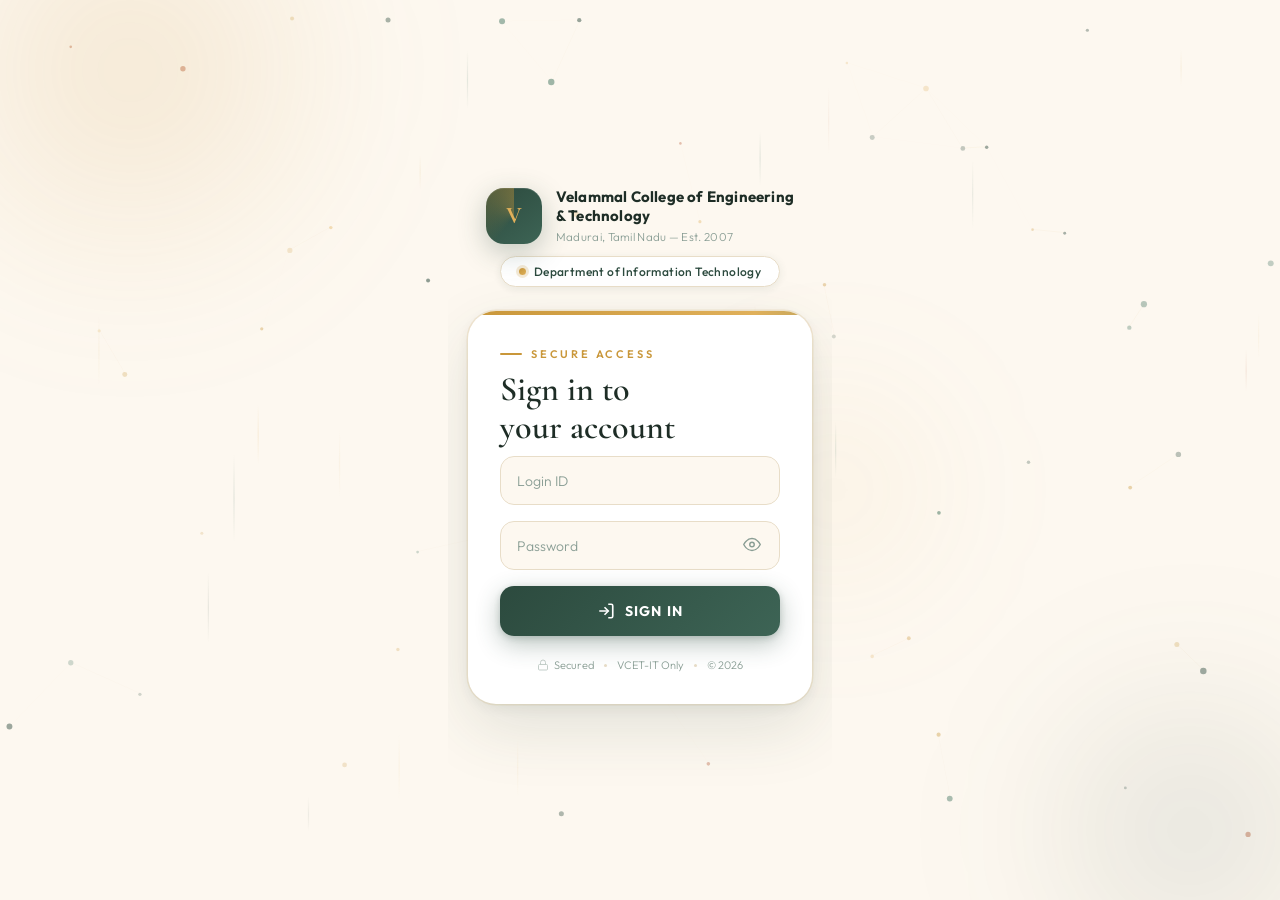
<file: index.html>
<!DOCTYPE html>
<html lang="en">
<head>
<meta charset="UTF-8">
<meta name="viewport" content="width=device-width, initial-scale=1.0, maximum-scale=1.0">
<title>VCET-IT | Leave &amp; OD Portal</title>
<link rel="preconnect" href="https://fonts.googleapis.com">
<link href="https://fonts.googleapis.com/css2?family=Cormorant+Garamond:ital,wght@0,500;0,600;0,700;1,600&family=Outfit:wght@300;400;500;600;700&display=swap" rel="stylesheet">
<style>
*, *::before, *::after { margin: 0; padding: 0; box-sizing: border-box; }

:root {
  --cream:      #fdf8f0;
  --cream-mid:  #f5eedf;
  --cream-dark: #e8ddc8;
  --forest:     #2c4a3e;
  --forest-mid: #3d6455;
  --forest-lt:  #4f7d6a;
  --gold:       #c9973a;
  --gold-lt:    #e0b05a;
  --gold-pale:  #f5e4c0;
  --ink:        #1e2d26;
  --ink-mid:    #4a5e55;
  --ink-faint:  #8a9e95;
  --white:      #ffffff;
  --danger:     #b85c38;
}

html, body {
  min-height: 100vh;
  font-family: 'Outfit', sans-serif;
  background: var(--cream);
  color: var(--ink);
  overflow-x: hidden;
  display: flex;
  align-items: center;
  justify-content: center;
}

#pCanvas {
  position: fixed; inset: 0; z-index: 0; pointer-events: none;
}

.orbs { position: fixed; inset: 0; z-index: 0; pointer-events: none; overflow: hidden; }
.orb {
  position: absolute; border-radius: 50%; filter: blur(70px);
  animation: orbDrift 14s ease-in-out infinite;
}
.o1 { width: 500px; height: 500px; top: -180px; left: -120px; background: radial-gradient(circle, rgba(201,151,58,0.18), transparent 70%); animation-duration: 16s; }
.o2 { width: 380px; height: 380px; bottom: -120px; right: -100px; background: radial-gradient(circle, rgba(44,74,62,0.14), transparent 70%); animation-duration: 13s; animation-delay: -5s; }
.o3 { width: 260px; height: 260px; top: 40%; left: 55%; background: radial-gradient(circle, rgba(224,176,90,0.12), transparent 70%); animation-duration: 11s; animation-delay: -3s; }
@keyframes orbDrift {
  0%,100% { transform: translate(0,0) scale(1); }
  33%      { transform: translate(30px,-24px) scale(1.06); }
  66%      { transform: translate(-18px,20px) scale(0.95); }
}

.wrapper {
  position: relative; z-index: 1;
  width: 100%; min-height: 100vh;
  display: flex; flex-direction: column;
  align-items: center; justify-content: center;
  padding: 32px 20px 40px;
}

/* ── COLLEGE HEADER ── */
.college-header {
  text-align: center; margin-bottom: 24px;
  animation: fadeDown 0.9s cubic-bezier(0.22,1,0.36,1) both;
}
.college-logo-row {
  display: flex; align-items: center; justify-content: center;
  gap: 14px; margin-bottom: 12px;
}
.badge {
  width: 56px; height: 56px;
  background: linear-gradient(145deg, var(--forest) 0%, var(--forest-mid) 100%);
  border-radius: 18px;
  display: flex; align-items: center; justify-content: center;
  box-shadow: 0 8px 28px rgba(44,74,62,0.28), inset 0 1px 0 rgba(255,255,255,0.12);
  flex-shrink: 0; position: relative; overflow: hidden;
}
.badge::before {
  content: ''; position: absolute;
  width: 200%; height: 200%; top: -50%; left: -50%;
  background: conic-gradient(from 0deg, transparent 60%, rgba(201,151,58,0.4) 100%);
  animation: badgeSpin 7s linear infinite;
}
@keyframes badgeSpin { to { transform: rotate(360deg); } }
.badge-v {
  position: relative; z-index: 1;
  font-family: 'Cormorant Garamond', serif;
  font-size: 24px; font-weight: 700; color: var(--gold-lt);
}
.college-name-col { text-align: left; }
.college-name {
  font-size: 15px; font-weight: 700; color: var(--ink);
  letter-spacing: 0.2px; line-height: 1.25;
}
.college-location {
  font-size: 11.5px; font-weight: 300; color: var(--ink-faint);
  margin-top: 3px; letter-spacing: 0.3px;
}
.dept-pill {
  display: inline-flex; align-items: center; gap: 8px;
  background: var(--white); border: 1.5px solid var(--cream-dark);
  border-radius: 30px; padding: 7px 18px;
  font-size: 12px; font-weight: 500; color: var(--forest);
  box-shadow: 0 2px 10px rgba(44,74,62,0.09); letter-spacing: 0.4px;
}
.dept-dot {
  width: 7px; height: 7px; border-radius: 50%;
  background: linear-gradient(135deg, var(--gold), var(--gold-lt));
  flex-shrink: 0; box-shadow: 0 0 0 3px rgba(201,151,58,0.2);
  animation: dotPulse 2.4s ease-in-out infinite;
}
@keyframes dotPulse {
  0%,100% { box-shadow: 0 0 0 3px rgba(201,151,58,0.2); }
  50%      { box-shadow: 0 0 0 7px rgba(201,151,58,0.05); }
}

/* ── CARD ── */
.card {
  background: var(--white); border-radius: 28px;
  width: 100%; max-width: 420px;
  box-shadow: 0 24px 64px rgba(44,74,62,0.13), 0 4px 16px rgba(44,74,62,0.07),
              0 0 0 1.5px rgba(201,151,58,0.14);
  position: relative; overflow: hidden;
  animation: fadeUp 0.9s cubic-bezier(0.22,1,0.36,1) 0.1s both;
}
.card::before {
  content: ''; position: absolute; top: 0; left: 0; right: 0; height: 4px; z-index: 2;
  background: linear-gradient(90deg, var(--gold), var(--gold-lt), var(--forest-lt), var(--gold));
  background-size: 250% 100%; animation: barShimmer 4s linear infinite;
}
@keyframes barShimmer { to { background-position: 250% center; } }
.card-body { padding: 36px 32px 32px; }

.form-greeting {
  font-size: 11px; font-weight: 600; letter-spacing: 2.8px;
  text-transform: uppercase; color: var(--gold);
  display: flex; align-items: center; gap: 9px; margin-bottom: 10px;
}
.form-greeting-line { width: 22px; height: 2px; background: var(--gold); border-radius: 2px; }
.form-title {
  font-family: 'Cormorant Garamond', serif;
  font-size: 34px; font-weight: 600;
  color: var(--ink); line-height: 1.12; margin-bottom: 9px;
}
.form-sub {
  font-size: 13.5px; color: var(--ink-mid); font-weight: 300;
  line-height: 1.65; margin-bottom: 26px;
}

.notice {
  display: flex; align-items: flex-start; gap: 11px;
  background: linear-gradient(135deg, #fdf4e4, #f9ecd4);
  border: 1.5px solid rgba(201,151,58,0.26); border-radius: 14px;
  padding: 13px 15px; margin-bottom: 24px;
  font-size: 12.5px; color: #7a5c20; line-height: 1.55; font-weight: 400;
}
.notice svg { width: 16px; height: 16px; stroke: var(--gold); fill: none; flex-shrink: 0; margin-top: 1px; stroke-width: 1.9; }

.err-box {
  display: none; align-items: flex-start; gap: 10px;
  background: linear-gradient(135deg, #fef2f2, #fdeaea);
  border: 1.5px solid rgba(184,92,56,0.28); border-radius: 12px;
  padding: 12px 14px; margin-bottom: 16px;
  font-size: 12.5px; color: #7a2e1a; line-height: 1.55;
}
.err-box.show { display: flex; animation: shake 0.38s ease; }
@keyframes shake {
  0%,100% { transform: translateX(0); } 20% { transform: translateX(-7px); }
  40% { transform: translateX(7px); }   60% { transform: translateX(-4px); }
  80% { transform: translateX(4px); }
}
.err-box svg { width: 16px; height: 16px; stroke: var(--danger); fill: none; flex-shrink: 0; margin-top: 1px; stroke-width: 1.9; }

.field { margin-bottom: 16px; }
.field-wrap {
  position: relative; background: var(--cream);
  border: 1.5px solid var(--cream-dark); border-radius: 14px;
  transition: border-color .25s, background .25s, box-shadow .25s; overflow: hidden;
}
.field-wrap:focus-within {
  border-color: rgba(201,151,58,0.55); background: var(--white);
  box-shadow: 0 0 0 4px rgba(201,151,58,0.1);
}
.field-bar {
  position: absolute; bottom: 0; left: 14px; right: 14px; height: 2px;
  background: linear-gradient(90deg, var(--gold), var(--forest-lt));
  border-radius: 2px 2px 0 0;
  transform: scaleX(0); transform-origin: left;
  transition: transform 0.32s cubic-bezier(0.34,1.56,0.64,1);
}
.field-wrap:focus-within .field-bar { transform: scaleX(1); }
.field-input {
  width: 100%; padding: 20px 16px 8px; background: transparent; border: none;
  color: var(--ink); font-family: 'Outfit', sans-serif; font-size: 15px; font-weight: 400;
  outline: none; -webkit-appearance: none;
}
.field-input::placeholder { color: transparent; }
.field-input:-webkit-autofill { -webkit-box-shadow: 0 0 0 1000px var(--white) inset; -webkit-text-fill-color: var(--ink); }
.field-label {
  position: absolute; left: 16px; top: 50%; transform: translateY(-50%);
  font-size: 14px; color: var(--ink-faint); pointer-events: none; font-weight: 300;
  transition: all 0.22s cubic-bezier(0.34,1.56,0.64,1);
}
.field-input:focus + .field-label,
.field-input:not(:placeholder-shown) + .field-label {
  top: 10px; transform: translateY(0); font-size: 10px; letter-spacing: 1.3px;
  text-transform: uppercase; color: var(--gold); font-weight: 600;
}
.eye-btn {
  position: absolute; right: 14px; top: 50%; transform: translateY(-50%);
  background: none; border: none; cursor: pointer; color: var(--ink-faint); padding: 4px;
  transition: color .2s, transform .22s;
}
.eye-btn:hover { color: var(--forest); transform: translateY(-50%) scale(1.12); }
.eye-btn svg { width: 18px; height: 18px; fill: none; stroke: currentColor; stroke-width: 1.9; }

.btn {
  width: 100%; padding: 16px 24px;
  background: linear-gradient(135deg, var(--forest) 0%, var(--forest-mid) 100%);
  color: var(--white); border: none; border-radius: 14px;
  font-family: 'Outfit', sans-serif; font-size: 14px; font-weight: 700;
  letter-spacing: 1.2px; text-transform: uppercase; cursor: pointer;
  display: flex; align-items: center; justify-content: center; gap: 10px;
  margin-top: 8px; position: relative; overflow: hidden;
  box-shadow: 0 8px 24px rgba(44,74,62,0.32), 0 2px 6px rgba(44,74,62,0.2);
  transition: all 0.32s cubic-bezier(0.34,1.56,0.64,1);
}
.btn::before {
  content: ''; position: absolute; top: 0; left: -100%; width: 60%; height: 100%;
  background: linear-gradient(90deg, transparent, rgba(255,255,255,0.2), transparent);
  transition: left .55s ease;
}
.btn:hover::before { left: 150%; }
.btn:hover { transform: translateY(-3px) scale(1.01); box-shadow: 0 16px 40px rgba(44,74,62,0.4); }
.btn:active { transform: translateY(0) scale(0.99); }
.btn:disabled { opacity: .65; cursor: not-allowed; transform: none !important; box-shadow: none !important; }
.btn svg { width: 18px; height: 18px; fill: none; stroke: currentColor; stroke-width: 2.2; flex-shrink: 0; }

.spinner {
  width: 18px; height: 18px; border: 2.5px solid rgba(255,255,255,0.25);
  border-top-color: var(--white); border-radius: 50%; animation: spin 0.7s linear infinite;
}
@keyframes spin { to { transform: rotate(360deg); } }

.card-footer {
  display: flex; align-items: center; justify-content: center; gap: 10px;
  margin-top: 22px; font-size: 11px; color: var(--ink-faint);
}
.fsep { width: 3px; height: 3px; border-radius: 50%; background: var(--cream-dark); }
.fitem { display: flex; align-items: center; gap: 5px; font-weight: 300; }
.fitem svg { width: 12px; height: 12px; fill: none; stroke: var(--ink-faint); opacity: .55; stroke-width: 1.8; }

/* ── PORTAL TAGS ── */
.portal-tags {
  display: flex; flex-wrap: wrap; justify-content: center; gap: 8px;
  margin-top: 18px; max-width: 420px; width: 100%;
  animation: fadeUp 0.9s cubic-bezier(0.22,1,0.36,1) 0.35s both;
}
.ptag {
  display: flex; align-items: center; gap: 7px;
  background: var(--white); border: 1.5px solid var(--cream-dark);
  border-radius: 30px; padding: 6px 14px;
  font-size: 12px; font-weight: 400; color: var(--ink-mid);
  box-shadow: 0 2px 8px rgba(44,74,62,0.07); cursor: default;
  transition: all .28s cubic-bezier(0.34,1.56,0.64,1);
}
.ptag svg { width: 13px; height: 13px; stroke: var(--forest-lt); fill: none; stroke-width: 1.9; }
.ptag:hover { border-color: var(--gold-lt); color: var(--forest); transform: translateY(-2px); box-shadow: 0 6px 18px rgba(201,151,58,0.15); }
.ptag:hover svg { stroke: var(--gold); }

@keyframes fadeUp   { from { opacity:0; transform: translateY(20px); } to { opacity:1; transform: translateY(0); } }
@keyframes fadeDown { from { opacity:0; transform: translateY(-16px); } to { opacity:1; transform: translateY(0); } }

@media (max-width: 480px) {
  .college-name { font-size: 13.5px; }
  .card-body { padding: 30px 22px 26px; }
  .form-title { font-size: 30px; }
  .badge { width: 48px; height: 48px; border-radius: 14px; }
  .badge-v { font-size: 20px; }
  .dept-pill { font-size: 11.5px; padding: 6px 14px; }
}
</style>
</head>
<body>

<canvas id="pCanvas"></canvas>
<div class="orbs">
  <div class="orb o1"></div>
  <div class="orb o2"></div>
  <div class="orb o3"></div>
</div>

<div class="wrapper">

  <!-- COLLEGE HEADER -->
  <div class="college-header">
    <div class="college-logo-row">
      <div class="badge"><span class="badge-v">V</span></div>
      <div class="college-name-col">
        <div class="college-name">Velammal College of Engineering<br>&amp; Technology</div>
        <div class="college-location">Madurai, Tamil Nadu — Est. 2007</div>
      </div>
    </div>
    <div class="dept-pill">
      <span class="dept-dot"></span>
      Department of Information Technology
    </div>
  </div>

  <!-- CARD -->
  <div class="card">
    <div class="card-body">

      <div class="form-greeting">
        <span class="form-greeting-line"></span>
        Secure Access
      </div>
      <h1 class="form-title">Sign in to<br>your account</h1>
      

      

      <div id="errBox" class="err-box" role="alert">
        <svg viewBox="0 0 24 24"><circle cx="12" cy="12" r="10"/><line x1="12" y1="8" x2="12" y2="12"/><line x1="12" y1="16" x2="12.01" y2="16"/></svg>
        <span id="errMsg"></span>
      </div>

      <div class="field">
        <div class="field-wrap">
          <input type="text" id="lgId" class="field-input" placeholder="x" autocomplete="username">
          <label class="field-label" for="lgId">Login ID</label>
          <div class="field-bar"></div>
        </div>
      </div>

      <div class="field">
        <div class="field-wrap">
          <input type="password" id="lgPwd" class="field-input" placeholder="x" autocomplete="current-password" style="padding-right:48px">
          <label class="field-label" for="lgPwd">Password</label>
          <div class="field-bar"></div>
          <button class="eye-btn" type="button" onclick="togglePwd()" aria-label="Toggle password">
            <svg id="eyeOpen" viewBox="0 0 24 24"><path d="M1 12s4-8 11-8 11 8 11 8-4 8-11 8-11-8-11-8z"/><circle cx="12" cy="12" r="3"/></svg>
            <svg id="eyeClosed" viewBox="0 0 24 24" style="display:none"><path d="M17.94 17.94A10.07 10.07 0 0 1 12 20c-7 0-11-8-11-8a18.45 18.45 0 0 1 5.06-5.94M9.9 4.24A9.12 9.12 0 0 1 12 4c7 0 11 8 11 8a18.5 18.5 0 0 1-2.16 3.19m-6.72-1.07a3 3 0 1 1-4.24-4.24"/><line x1="1" y1="1" x2="23" y2="23"/></svg>
          </button>
        </div>
      </div>

      <button class="btn" id="lgBtn" onclick="handleLogin()">
        <svg viewBox="0 0 24 24"><path d="M15 3h4a2 2 0 0 1 2 2v14a2 2 0 0 1-2 2h-4"/><polyline points="10 17 15 12 10 7"/><line x1="15" y1="12" x2="3" y2="12"/></svg>
        Sign In
      </button>

      <div class="card-footer">
        <div class="fitem">
          <svg viewBox="0 0 24 24"><rect x="3" y="11" width="18" height="11" rx="2"/><path d="M7 11V7a5 5 0 0 1 10 0v4"/></svg>
          Secured
        </div>
        <div class="fsep"></div>
        <div class="fitem">VCET-IT Only</div>
        <div class="fsep"></div>
        <div class="fitem">© 2026</div>
      </div>

    </div>
  </div>

  <!-- PORTAL ROLE CHIPS 
  <div class="portal-tags">
    <div class="ptag">
      <svg viewBox="0 0 24 24"><path d="M20 21v-2a4 4 0 0 0-4-4H8a4 4 0 0 0-4 4v2"/><circle cx="12" cy="7" r="4"/></svg>
      Student
    </div>
    <div class="ptag">
      <svg viewBox="0 0 24 24"><path d="M17 21v-2a4 4 0 0 0-4-4H5a4 4 0 0 0-4 4v2"/><circle cx="9" cy="7" r="4"/><path d="M23 21v-2a4 4 0 0 0-3-3.87"/><path d="M16 3.13a4 4 0 0 1 0 7.75"/></svg>
      Mentor
    </div>
    <div class="ptag">
      <svg viewBox="0 0 24 24"><path d="M9 11l3 3L22 4"/><path d="M21 12v7a2 2 0 0 1-2 2H5a2 2 0 0 1-2-2V5a2 2 0 0 1 2-2h11"/></svg>
      Chairperson
    </div>
    <div class="ptag">
      <svg viewBox="0 0 24 24"><rect x="2" y="3" width="20" height="14" rx="2"/><path d="M8 21h8M12 17v4"/></svg>
      HoD
    </div>
  </div> -->

</div>

<script>
/* ══════════════════════════════════════
   PARTICLE FLOW ANIMATION
══════════════════════════════════════ */
(function () {
  const canvas = document.getElementById('pCanvas');
  const ctx    = canvas.getContext('2d');
  let W, H;

  const PALETTE = [
    { r:201, g:151, b:58  },
    { r:44,  g:74,  b:62  },
    { r:79,  g:125, b:106 },
    { r:224, g:176, b:90  },
    { r:184, g:92,  b:56  },
  ];

  class Node {
    constructor() { this.reset(true); }
    reset(init) {
      this.x = Math.random() * (W || window.innerWidth);
      this.y = init ? Math.random() * (H || window.innerHeight) : -8;
      const c = PALETTE[Math.floor(Math.random() * PALETTE.length)];
      this.r = c.r; this.g = c.g; this.b = c.b;
      this.alpha = 0.18 + Math.random() * 0.38;
      this.size  = 1.2 + Math.random() * 2.2;
      this.vx    = (Math.random() - 0.5) * 0.6;
      this.vy    = 0.25 + Math.random() * 0.55;
      this.wave      = Math.random() * Math.PI * 2;
      this.waveAmp   = 0.4 + Math.random() * 0.8;
      this.waveSpeed = 0.008 + Math.random() * 0.012;
    }
    update() {
      this.wave += this.waveSpeed;
      this.x += this.vx + Math.sin(this.wave) * this.waveAmp;
      this.y += this.vy;
      if (this.y > H + 10 || this.x < -20 || this.x > W + 20) this.reset(false);
    }
    draw() {
      ctx.beginPath();
      ctx.arc(this.x, this.y, this.size, 0, Math.PI * 2);
      ctx.fillStyle = `rgba(${this.r},${this.g},${this.b},${this.alpha})`;
      ctx.fill();
    }
  }

  class FlowLine {
    constructor() { this.reset(true); }
    reset(init) {
      this.x = Math.random() * (W || window.innerWidth);
      this.y = init ? Math.random() * (H || window.innerHeight) : -20;
      const c = PALETTE[Math.floor(Math.random() * PALETTE.length)];
      this.r = c.r; this.g = c.g; this.b = c.b;
      this.alpha  = 0.05 + Math.random() * 0.1;
      this.length = 30 + Math.random() * 70;
      this.speed  = 0.5 + Math.random() * 1.2;
      this.vx     = (Math.random() - 0.5) * 0.4;
      this.wave      = Math.random() * Math.PI * 2;
      this.waveAmp   = 0.3 + Math.random() * 0.7;
      this.waveSpeed = 0.006 + Math.random() * 0.01;
    }
    update() {
      this.wave += this.waveSpeed;
      this.x += this.vx + Math.sin(this.wave) * this.waveAmp;
      this.y += this.speed;
      if (this.y - this.length > H + 10 || this.x < -20 || this.x > W + 20) this.reset(false);
    }
    draw() {
      const grad = ctx.createLinearGradient(this.x, this.y - this.length, this.x, this.y);
      grad.addColorStop(0, `rgba(${this.r},${this.g},${this.b},0)`);
      grad.addColorStop(0.5, `rgba(${this.r},${this.g},${this.b},${this.alpha})`);
      grad.addColorStop(1, `rgba(${this.r},${this.g},${this.b},0)`);
      ctx.beginPath();
      ctx.moveTo(this.x, this.y - this.length);
      ctx.lineTo(this.x, this.y);
      ctx.strokeStyle = grad;
      ctx.lineWidth = 1.2;
      ctx.stroke();
    }
  }

  function drawConnections(nodes) {
    const MAX = 110;
    for (let i = 0; i < nodes.length; i++) {
      for (let j = i + 1; j < nodes.length; j++) {
        const dx = nodes[i].x - nodes[j].x, dy = nodes[i].y - nodes[j].y;
        const d = Math.sqrt(dx*dx + dy*dy);
        if (d < MAX) {
          ctx.beginPath();
          ctx.moveTo(nodes[i].x, nodes[i].y);
          ctx.lineTo(nodes[j].x, nodes[j].y);
          ctx.strokeStyle = `rgba(201,151,58,${(1 - d/MAX) * 0.07})`;
          ctx.lineWidth = 0.8; ctx.stroke();
        }
      }
    }
  }

  function resize() { W = canvas.width = window.innerWidth; H = canvas.height = window.innerHeight; }

  let nodes = [], lines = [];
  function init() {
    const nc = Math.min(55, Math.floor(W * H / 20000));
    const lc = Math.min(20, Math.floor(W * H / 55000));
    nodes = Array.from({ length: nc }, () => new Node());
    lines = Array.from({ length: lc }, () => new FlowLine());
  }

  function loop() {
    ctx.clearRect(0, 0, W, H);
    lines.forEach(l => { l.update(); l.draw(); });
    drawConnections(nodes);
    nodes.forEach(n => { n.update(); n.draw(); });
    requestAnimationFrame(loop);
  }

  window.addEventListener('resize', () => { resize(); init(); });
  resize(); init(); loop();
})();

/* ══════════════════════════════════════
   CONFIG
══════════════════════════════════════ */
const GAS_URL = 'https://script.google.com/macros/s/AKfycbyjDp3AFHVYAqz6MljvF0yLJ3cv8fFrTM2hj7VLxzHTCgUNDYnOyVSxZRbNe_Gav5-wow/exec';

const PORTAL_MAP = {
  Student     : 'student.html',
  Mentor      : 'mentor.html',
  Chairperson : 'chairperson.html',
  HoD         : 'hod.html'
};

function showError(msg) {
  const b = document.getElementById('errBox');
  document.getElementById('errMsg').textContent = msg;
  b.classList.remove('show'); void b.offsetWidth; b.classList.add('show');
}
function hideError() { document.getElementById('errBox').classList.remove('show'); }

function togglePwd() {
  const i = document.getElementById('lgPwd');
  const o = document.getElementById('eyeOpen'), c = document.getElementById('eyeClosed');
  if (i.type === 'password') { i.type = 'text'; o.style.display = 'none'; c.style.display = 'block'; }
  else { i.type = 'password'; o.style.display = 'block'; c.style.display = 'none'; }
}

async function gasCall(action, data) {
  const res = await fetch(GAS_URL, {
    method: 'POST', headers: { 'Content-Type': 'text/plain' },
    body: JSON.stringify({ action, data })
  });
  if (!res.ok) throw new Error('Server error: HTTP ' + res.status);
  const json = await res.json();
  if (!json.ok) throw new Error(json.msg || 'Request failed');
  return json;
}

async function handleLogin() {
  const loginId  = document.getElementById('lgId').value.trim();
  const password = document.getElementById('lgPwd').value.trim();
  hideError();
  if (!loginId || !password) { showError('Please enter your Login ID and Password.'); return; }

  const btn = document.getElementById('lgBtn');
  btn.disabled = true;
  btn.innerHTML = '<div class="spinner"></div> Authenticating…';

  try {
    const authRes = await gasCall('login', { loginId, password });
    const user = authRes.user;
    const portal = PORTAL_MAP[user.role];
    if (!portal) throw new Error(`Unknown role "${user.role}".`);

    if (user.role === 'Student') {
      const studentName = (user.name || user.Name || user.StudentName || '').trim();
      if (!studentName) throw new Error('Login succeeded but student name is missing.');
      btn.innerHTML = '<div class="spinner"></div> Loading profile…';
      let profile = {};
      try {
        const pr = await gasCall('student.getProfileByName', { name: studentName });
        profile = pr.data || {};
      } catch (e) {
        throw new Error(`Authenticated as "${studentName}" but profile not found. (${e.message})`);
      }
      const rn = (profile.RegNo || '').trim();
      if (!rn) throw new Error(`Profile found for "${studentName}" but RegNo is blank.`);
      user.RegNo = rn;
      user.StudentName = profile.StudentName || studentName;
      user.name = user.StudentName;
      user.Year = profile.Year || user.Year || '';
      user.Section = profile.Section || user.Section || '';
      user.MentorID = profile.MentorID || user.MentorID || '';
      user.Department = profile.Department || user.Department || 'Information Technology';
      Object.assign(user, profile);
      user.loginId = loginId;
    }

    sessionStorage.setItem('vcet_user', JSON.stringify(user));
    btn.style.background = 'linear-gradient(135deg,#2e9e6b,#3fbf87)';
    btn.innerHTML = `<svg viewBox="0 0 24 24" width="18" height="18" fill="none" stroke="currentColor" stroke-width="2.5"><polyline points="20 6 9 17 4 12"/></svg> Access Granted`;
    setTimeout(() => { window.location.href = portal; }, 680);

  } catch (e) {
    showError(e.message || 'Login failed. Please check your credentials.');
    btn.disabled = false;
    btn.style.background = '';
    btn.innerHTML = `<svg viewBox="0 0 24 24" width="18" height="18" fill="none" stroke="currentColor" stroke-width="2"><path d="M15 3h4a2 2 0 0 1 2 2v14a2 2 0 0 1-2 2h-4"/><polyline points="10 17 15 12 10 7"/><line x1="15" y1="12" x2="3" y2="12"/></svg> Sign In`;
  }
}

document.getElementById('lgId').addEventListener('keydown', e => { if (e.key === 'Enter') document.getElementById('lgPwd').focus(); });
document.getElementById('lgPwd').addEventListener('keydown', e => { if (e.key === 'Enter') handleLogin(); });
</script>
</body>
</html>
</file>
